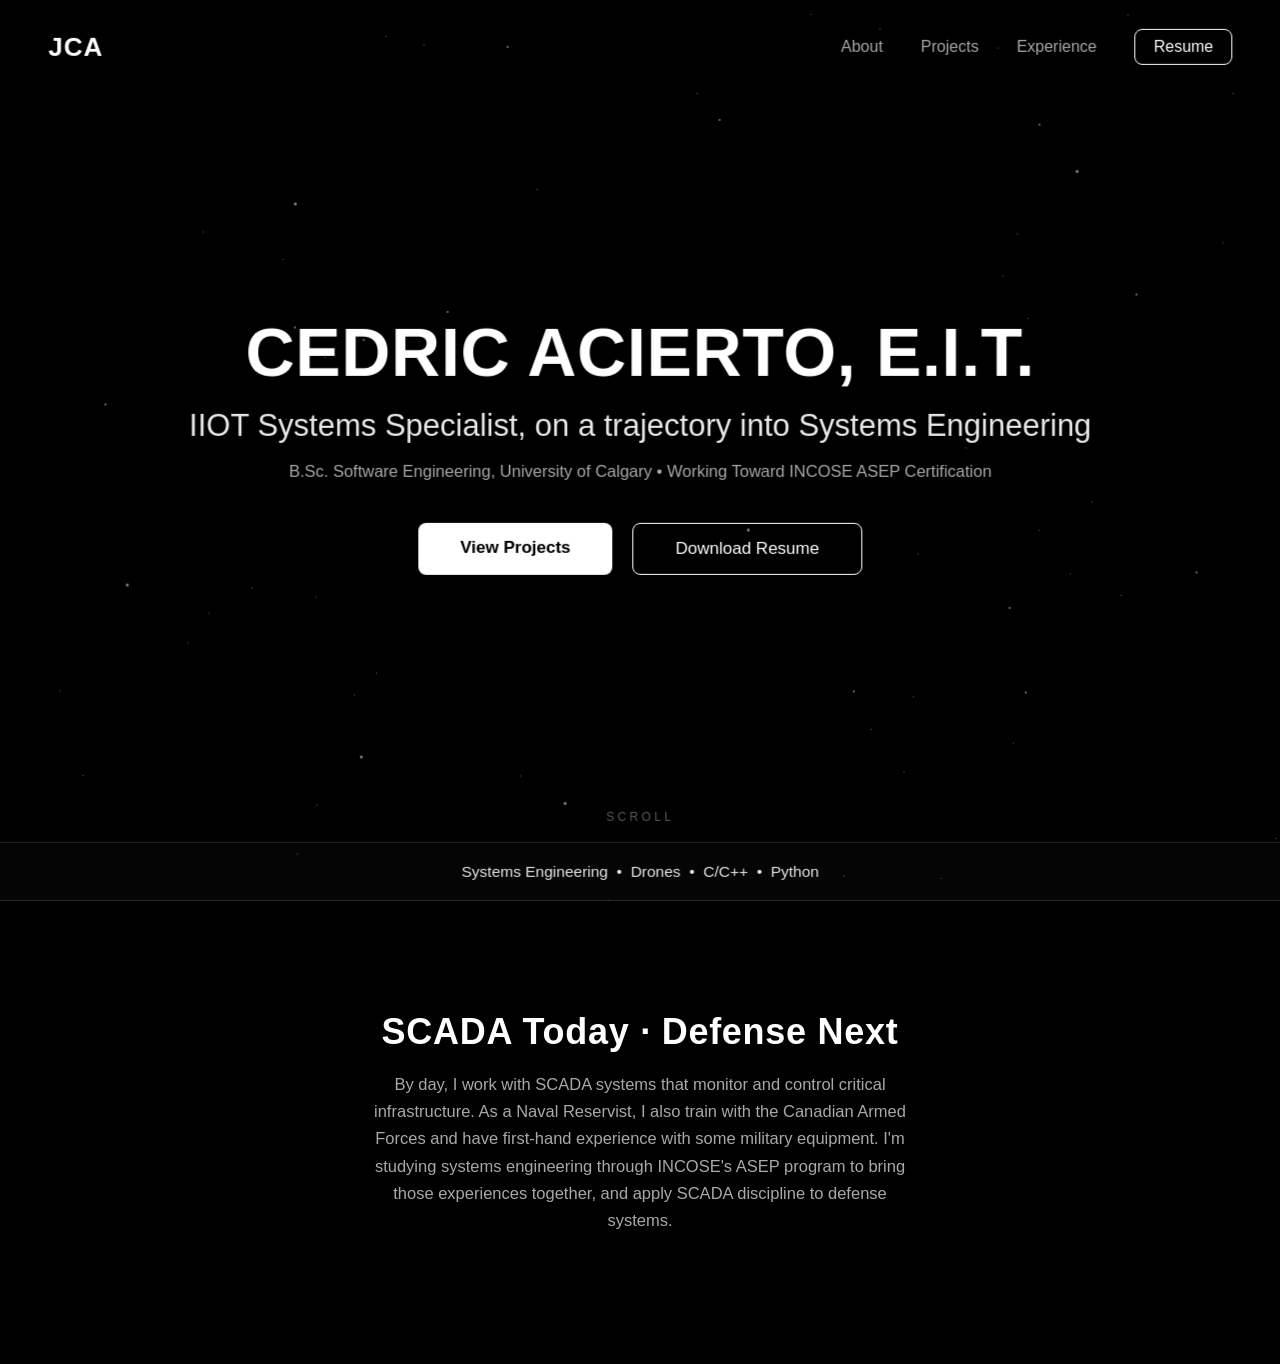
<file: index.html>
<!DOCTYPE html>
<html lang="en">
<head>
<meta charset="UTF-8">
<meta name="viewport" content="width=device-width, initial-scale=1.0">
<title>Cedric Acierto, E.I.T. — IIOT Systems Specialist, on a trajectory into Systems Engineering</title>
<link rel="stylesheet" href="style.css">
</head>
<body>

  <section class="stage" id="stage">
    <!-- Parallax layers, back to front -->
    <div class="layer layer-specks3" data-depth="5"></div>
    <div class="layer layer-specks" data-depth="11"></div>
    <div class="layer layer-specks2" data-depth="14"></div>
    <!-- Foreground content moves slightly against the layers -->
    <div class="content" id="content" data-depth="-8">
      <nav>
        <a class="logo" href="#">JCA</a>
        <div class="nav-links">
          <a href="#about">About</a>
          <a href="projects.html">Projects</a>
          <a href="experience.html">Experience</a>
          <a class="resume-btn" href="Resume_CedricAcierto.pdf" download>Resume</a>
        </div>
        <button class="burger" aria-label="Menu" aria-expanded="false">&#9776;</button>
      </nav>

      <div class="hero">
        <h1>CEDRIC ACIERTO, E.I.T.</h1>
        <div class="sub">IIOT Systems Specialist, on a trajectory into Systems Engineering</div>
        <div class="cred">B.Sc. Software Engineering, University of Calgary &bull; Working Toward INCOSE ASEP Certification</div>
        <div class="buttons">
          <a class="btn btn-fill" href="projects.html">View Projects</a>
          <a class="btn btn-line" href="Resume_CedricAcierto.pdf" download>Download Resume</a>
        </div>
      </div>

      <div class="scroll-hint">Scroll</div>
      <div class="strip">Systems Engineering &nbsp;&bull;&nbsp; Drones &nbsp;&bull;&nbsp; C/C++ &nbsp;&bull;&nbsp; Python</div>
    </div>
  </section>

  <section class="panel" id="about">
    <h2>SCADA Today &middot; Defense Next</h2>
    <p>By day, I work with SCADA systems that monitor and control critical infrastructure. 
      As a Naval Reservist, I also train with the Canadian Armed Forces and have first-hand experience with some military equipment. 
      I'm studying systems engineering through INCOSE's ASEP program to bring those experiences together, and apply SCADA discipline to defense systems.</p>
  </section>

<script src="script.js"></script>
</body>
</html>
</file>
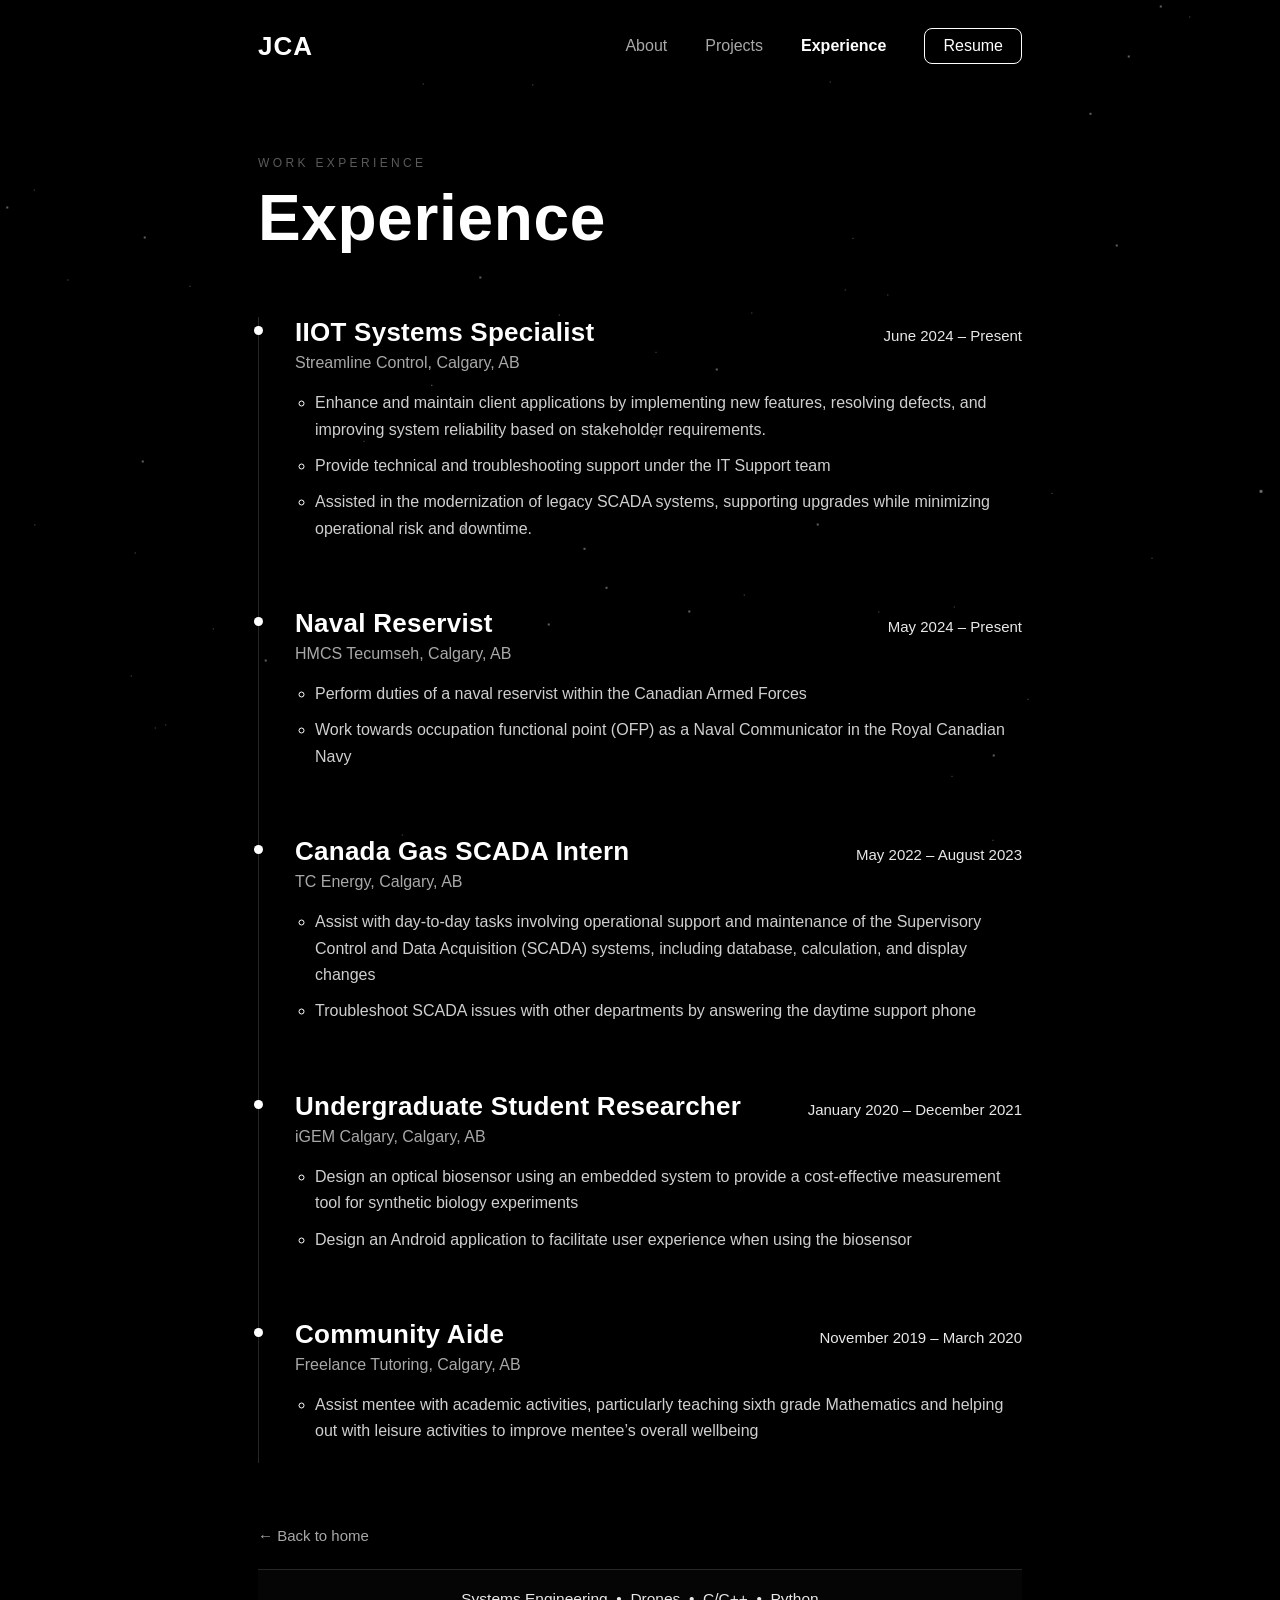
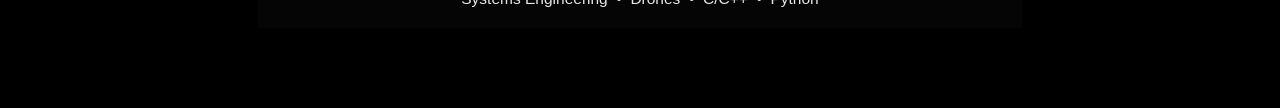
<file: experience.html>
<!DOCTYPE html>
<html lang="en">
<head>
<meta charset="UTF-8">
<meta name="viewport" content="width=device-width, initial-scale=1.0">
<title>Experience — Cedric Acierto, E.I.T.</title>
<link rel="stylesheet" href="style.css">
</head>
<body>

  <!-- Same twinkling-star background as the landing page (fixed, behind the content) -->
  <div class="starfield" aria-hidden="true">
    <div class="layer layer-specks3" data-depth="5"></div>
    <div class="layer layer-specks" data-depth="11"></div>
    <div class="layer layer-specks2" data-depth="14"></div>
  </div>

  <div class="page-wrap">
    <nav>
      <a class="logo" href="index.html">JCA</a>
      <div class="nav-links">
        <a href="index.html#about">About</a>
        <a href="projects.html">Projects</a>
        <a href="experience.html" class="nav-active" aria-current="page">Experience</a>
        <a class="resume-btn" href="Resume_CedricAcierto.pdf" download>Resume</a>
      </div>
      <button class="burger" aria-label="Menu" aria-expanded="false">&#9776;</button>
    </nav>

    <header class="page-header">
      <p class="eyebrow">Work Experience</p>
      <h1>Experience</h1>
    </header>

    <ol class="timeline">
      <li class="role">
        <div class="role-head">
          <div>
            <h2 class="role-title">IIOT Systems Specialist</h2>
            <p class="role-org">Streamline Control, Calgary, AB</p>
          </div>
          <p class="role-date">June 2024 – Present</p>
        </div>
        <ul class="role-bullets">
          <li>Enhance and maintain client applications by implementing new features, resolving defects, and improving system reliability based on stakeholder requirements.</li>
          <li>Provide technical and troubleshooting support under the IT Support team</li>
          <li>Assisted in the modernization of legacy SCADA systems, supporting upgrades while minimizing operational risk and downtime.</li>
        </ul>
      </li>

      <li class="role">
        <div class="role-head">
          <div>
            <h2 class="role-title">Naval Reservist</h2>
            <p class="role-org">HMCS Tecumseh, Calgary, AB</p>
          </div>
          <p class="role-date">May 2024 – Present</p>
        </div>
        <ul class="role-bullets">
          <li>Perform duties of a naval reservist within the Canadian Armed Forces</li>
          <li>Work towards occupation functional point (OFP) as a Naval Communicator in the Royal Canadian Navy</li>
        </ul>
      </li>

      <li class="role">
        <div class="role-head">
          <div>
            <h2 class="role-title">Canada Gas SCADA Intern</h2>
            <p class="role-org">TC Energy, Calgary, AB</p>
          </div>
          <p class="role-date">May 2022 – August 2023</p>
        </div>
        <ul class="role-bullets">
          <li>Assist with day-to-day tasks involving operational support and maintenance of the Supervisory Control and Data Acquisition (SCADA) systems, including database, calculation, and display changes</li>
          <li>Troubleshoot SCADA issues with other departments by answering the daytime support phone</li>
        </ul>
      </li>

      <li class="role">
        <div class="role-head">
          <div>
            <h2 class="role-title">Undergraduate Student Researcher</h2>
            <p class="role-org">iGEM Calgary, Calgary, AB</p>
          </div>
          <p class="role-date">January 2020 – December 2021</p>
        </div>
        <ul class="role-bullets">
          <li>Design an optical biosensor using an embedded system to provide a cost-effective measurement tool for synthetic biology experiments</li>
          <li>Design an Android application to facilitate user experience when using the biosensor</li>
        </ul>
      </li>

      <li class="role">
        <div class="role-head">
          <div>
            <h2 class="role-title">Community Aide</h2>
            <p class="role-org">Freelance Tutoring, Calgary, AB</p>
          </div>
          <p class="role-date">November 2019 – March 2020</p>
        </div>
        <ul class="role-bullets">
          <li>Assist mentee with academic activities, particularly teaching sixth grade Mathematics and helping out with leisure activities to improve mentee’s overall wellbeing</li>
        </ul>
      </li>
    </ol>

    <footer class="exp-footer">
      <a class="back-link" href="index.html">&larr; Back to home</a>
    </footer>
    <div class="strip">Systems Engineering &nbsp;&bull;&nbsp; Drones &nbsp;&bull;&nbsp; C/C++ &nbsp;&bull;&nbsp; Python</div>
  </div>

<script src="script.js"></script>
</body>
</html>
</file>
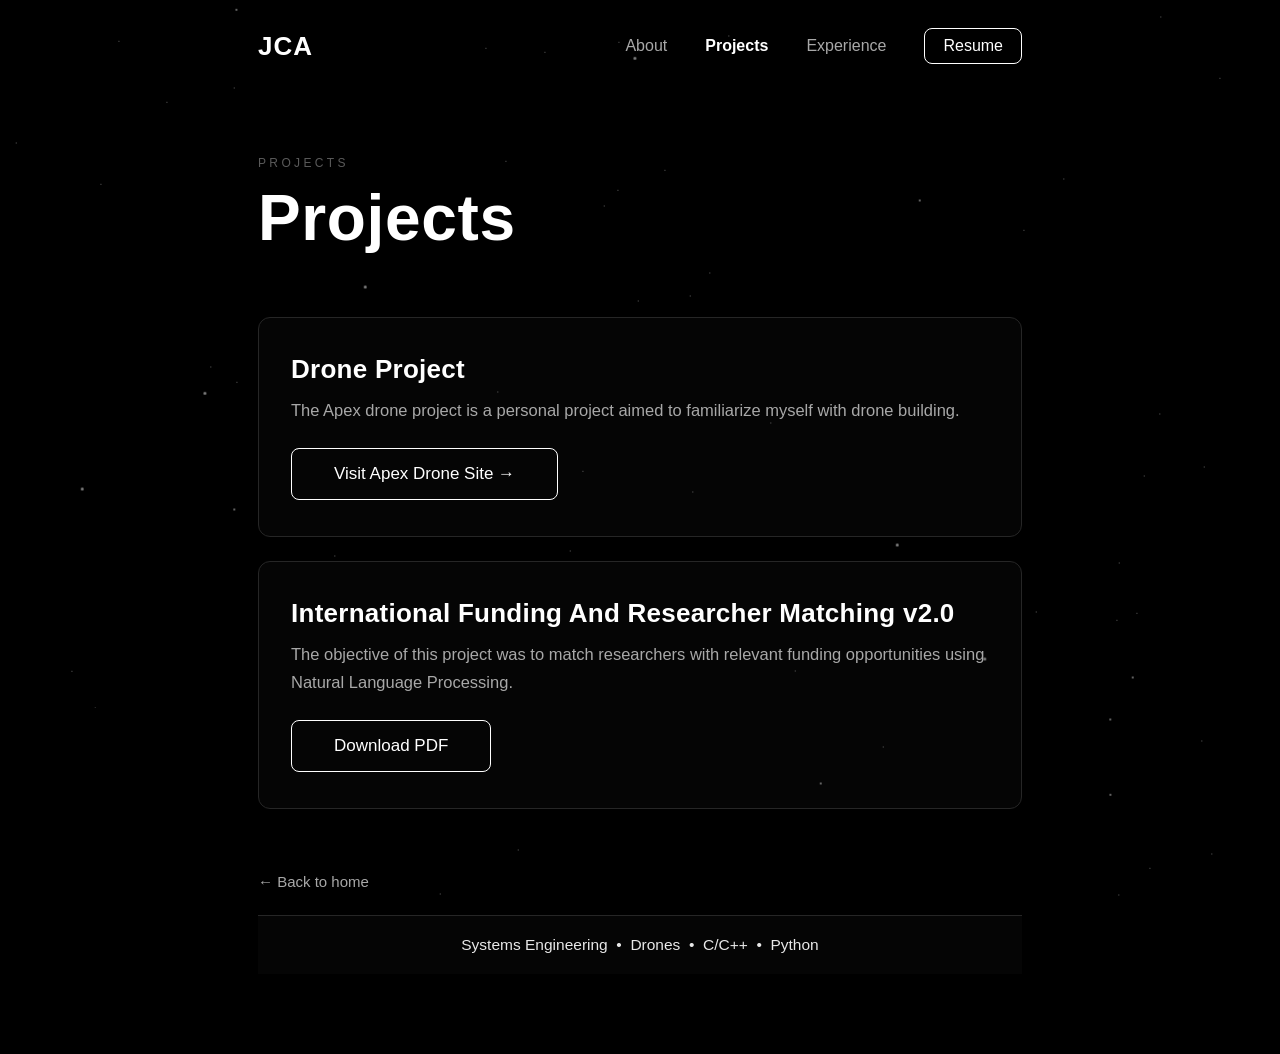
<file: projects.html>
<!DOCTYPE html>
<html lang="en">
<head>
<meta charset="UTF-8">
<meta name="viewport" content="width=device-width, initial-scale=1.0">
<title>Projects — Cedric Acierto, E.I.T.</title>
<link rel="stylesheet" href="style.css">
</head>
<body>

  <!-- Same twinkling-star background as the landing page (fixed, behind the content) -->
  <div class="starfield" aria-hidden="true">
    <div class="layer layer-specks3" data-depth="5"></div>
    <div class="layer layer-specks" data-depth="11"></div>
    <div class="layer layer-specks2" data-depth="14"></div>
  </div>

  <div class="page-wrap">
    <nav>
      <a class="logo" href="index.html">JCA</a>
      <div class="nav-links">
        <a href="index.html#about">About</a>
        <a href="projects.html" class="nav-active" aria-current="page">Projects</a>
        <a href="experience.html">Experience</a>
        <a class="resume-btn" href="Resume_CedricAcierto.pdf" download>Resume</a>
      </div>
      <button class="burger" aria-label="Menu" aria-expanded="false">&#9776;</button>
    </nav>

    <header class="page-header">
      <p class="eyebrow">Projects</p>
      <h1>Projects</h1>
    </header>

    <section class="placeholder">
      <h2 class="placeholder-title">Drone Project</h2>
      <p class="placeholder-text">The Apex drone project is a personal project aimed to familiarize myself with drone building.</p>
      <a class="btn btn-line" href="https://jcacierto.github.io/Apex/index.html" target="_blank" rel="noopener">Visit Apex Drone Site &rarr;</a>
    </section>

    <section class="placeholder">
      <h2 class="placeholder-title">International Funding And Researcher Matching v2.0</h2>
      <p class="placeholder-text">The objective of this project was to match researchers with relevant funding opportunities using Natural Language Processing.</p>
      <a class="btn btn-line" href="IFARM_Information.pdf" download>Download PDF</a>
    </section>

    <footer class="exp-footer">
      <a class="back-link" href="index.html">&larr; Back to home</a>
    </footer>
    <div class="strip">Systems Engineering &nbsp;&bull;&nbsp; Drones &nbsp;&bull;&nbsp; C/C++ &nbsp;&bull;&nbsp; Python</div>
  </div>

<script src="script.js"></script>
</body>
</html>
</file>
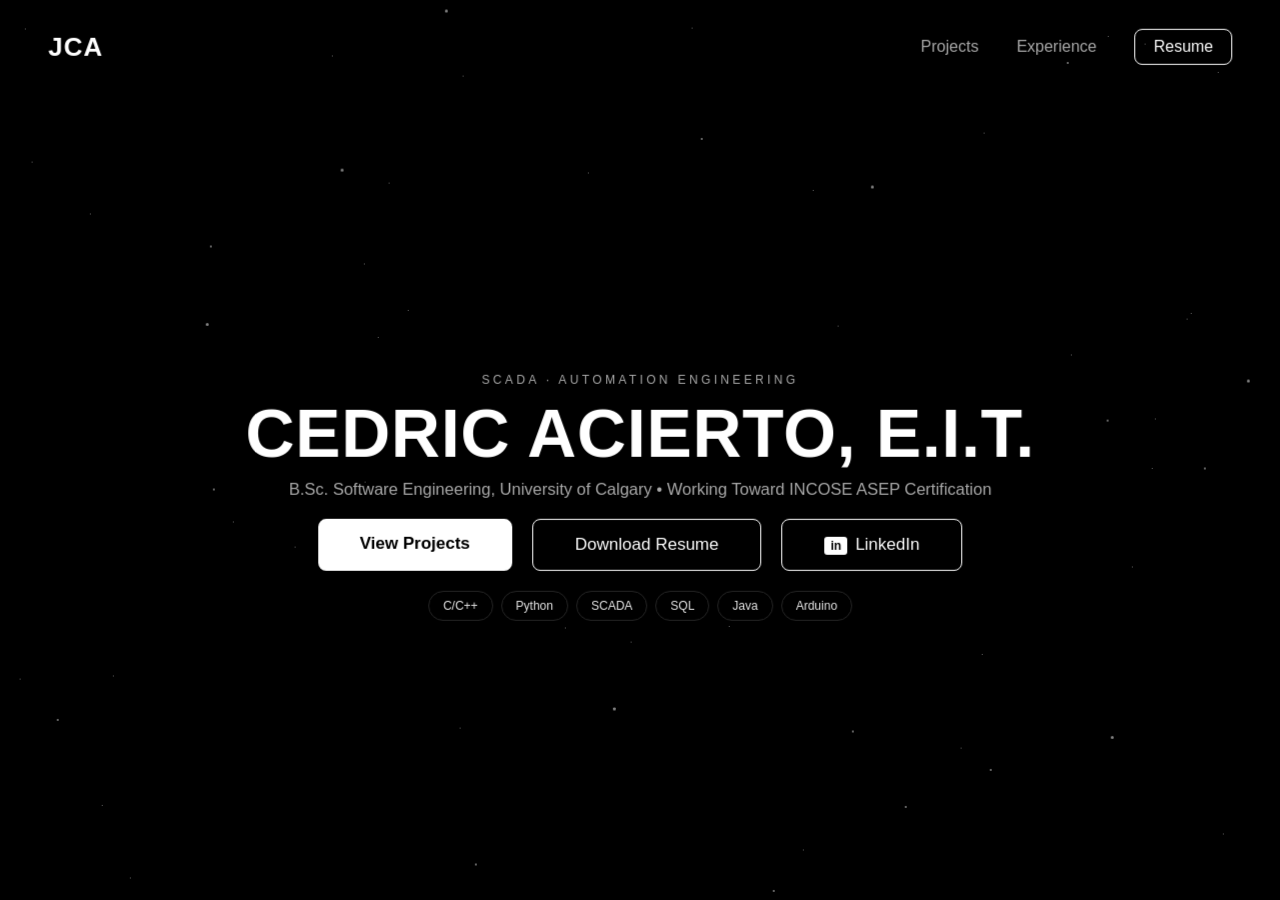
<file: scada.html>
<!DOCTYPE html>
<html lang="en">
<head>
<meta charset="UTF-8">
<meta name="viewport" content="width=device-width, initial-scale=1.0">
<title>Cedric Acierto, E.I.T. — SCADA &amp; Systems Engineering</title>
<link rel="stylesheet" href="style.css">
<style>
  /* SCADA landing page, in the same stars theme as the main landing page:
     black, white, grey, Helvetica, twinkling stars — no new accent colour. */
  .scada-eyebrow { margin-top:0; font-size:12px; letter-spacing:.28em; text-transform:uppercase; color:#a8a8a8; }
  .hero h1 { margin:10px 0 0; }
  .hero .cred { margin-top:10px; }
  .hero .buttons { margin-top:20px; }
  .li-in { background:#fff; color:#000; font-weight:800; padding:2px 6px; border-radius:3px; font-size:12px; margin-right:8px; }
  .skills-row { display:flex; gap:8px; justify-content:center; flex-wrap:wrap; margin-top:20px; }
  .skill-pill { border:1px solid #262626; border-radius:999px; padding:7px 14px; font-size:12px; color:#e8e8e8; }
</style>
</head>
<body>

  <section class="stage" id="stage">
    <!-- Same twinkling-star background as the main landing page -->
    <div class="layer layer-specks3" data-depth="5"></div>
    <div class="layer layer-specks" data-depth="11"></div>
    <div class="layer layer-specks2" data-depth="14"></div>
    <!-- Foreground content moves slightly against the layers -->
    <div class="content" id="content" data-depth="-8">
      <nav>
        <a class="logo" href="#">JCA</a>
        <div class="nav-links">
          <a href="projects.html">Projects</a>
          <a href="experience.html">Experience</a>
          <a class="resume-btn" href="Resume_CedricAcierto.pdf" download>Resume</a>
        </div>
        <button class="burger" aria-label="Menu" aria-expanded="false">&#9776;</button>
      </nav>

      <div class="hero">
        <p class="scada-eyebrow">SCADA &middot; Automation Engineering</p>
        <h1>CEDRIC ACIERTO, E.I.T.</h1>
        <div class="cred">B.Sc. Software Engineering, University of Calgary &bull; Working Toward INCOSE ASEP Certification</div>
        <div class="buttons">
          <a class="btn btn-fill" href="projects.html">View Projects</a>
          <a class="btn btn-line" href="Resume_CedricAcierto.pdf" download>Download Resume</a>
          <a class="btn btn-line" href="https://www.linkedin.com/in/jcacierto" target="_blank" rel="noopener"><span class="li-in">in</span>LinkedIn</a>
        </div>
        <div class="skills-row">
          <span class="skill-pill">C/C++</span>
          <span class="skill-pill">Python</span>
          <span class="skill-pill">SCADA</span>
          <span class="skill-pill">SQL</span>
          <span class="skill-pill">Java</span>
          <span class="skill-pill">Arduino</span>
        </div>
      </div>

    </div>
  </section>


<script src="script.js"></script>
</body>
</html>
</file>
<file: style.css>
:root { --black:#000; --white:#fff; --grey:#a8a8a8; --dim:#5a5a5a; --line:#262626; }
  * { margin:0; padding:0; box-sizing:border-box; }
  html { scroll-behavior:smooth; }
  body { background:var(--black); color:var(--white); font-family:Helvetica, Arial, sans-serif; overflow-x:hidden; }

  /* ---------- Parallax stage ---------- */
  .stage { position:relative; height:100vh; min-height:620px; overflow:hidden; }
  .layer { position:absolute; inset:-6%; will-change:transform; pointer-events:none; }

  /* Starfield: three parallax layers of individual stars, generated by the
     script at the bottom (76 stars total). NO constellation lines, shapes,
     or labels. Each star twinkles on its OWN slow timer — random duration
     and a negative delay so they're never in sync — fading gently between
     dim and soft-bright. Subtle on purpose (Cedric, 2026-10-22): this
     replaced an earlier whole-layer opacity pulse that read as one big
     fade rather than a twinkle. */
  .star { position:absolute; background:#fff; border-radius:50%; opacity:.5;
          animation:starTwinkle ease-in-out infinite alternate; }
  @keyframes starTwinkle { from { opacity:.16; } to { opacity:.85; } }


  /* ---------- Content ---------- */
  .content { position:relative; z-index:5; height:100%; display:flex; flex-direction:column; will-change:transform; }
  nav { display:flex; justify-content:space-between; align-items:center; padding:28px 48px; }
  .logo { font-weight:700; font-size:26px; letter-spacing:.04em; color:#fff; text-decoration:none; }
  .nav-links { display:flex; gap:38px; align-items:center; }
  .nav-links a { color:var(--grey); text-decoration:none; font-size:16px; }
  .nav-links a:hover { color:#fff; }
  .resume-btn { border:1px solid #fff; border-radius:8px; padding:8px 18px; color:#fff !important; }
  .burger { display:none; background:none; border:0; color:#fff; font-size:26px; cursor:pointer; }

  .hero { flex:1; display:flex; flex-direction:column; justify-content:center; align-items:center; text-align:center; padding:0 24px; }
  h1 { font-size:clamp(34px, 6.2vw, 68px); font-weight:700; letter-spacing:.01em; line-height:1.08; }
  .sub { margin-top:18px; font-size:clamp(19px, 3vw, 31px); color:#e8e8e8; font-weight:500; }
  .cred { margin-top:18px; font-size:clamp(13px, 1.6vw, 16.5px); color:var(--grey); }
  .buttons { margin-top:42px; display:flex; gap:20px; flex-wrap:wrap; justify-content:center; }
  .btn { font-size:17px; text-decoration:none; border-radius:8px; padding:15px 42px; }
  .btn-fill { background:#fff; color:#000; font-weight:600; }
  .btn-line { border:1px solid #fff; color:#fff; }
  .btn-line:hover { background:#fff; color:#000; }

  .strip { border-top:1px solid var(--line); padding:20px 16px; text-align:center; color:#e8e8e8; font-size:15.5px; background:rgba(255,255,255,.02); }
  .scroll-hint { text-align:center; color:var(--dim); font-size:12px; letter-spacing:.28em; padding:12px 0 18px; text-transform:uppercase; }

  /* Second panel so scroll-parallax is visible */
  .panel { position:relative; padding:110px 24px 130px; text-align:center; border-top:1px solid var(--line); background:#000; }
  .panel h2 { font-size:clamp(24px, 3.4vw, 36px); font-weight:600; letter-spacing:.02em; }
  .panel p { margin:18px auto 0; max-width:560px; color:var(--grey); line-height:1.65; font-size:16.5px; }

  @media (max-width:640px) {
    nav { padding:22px; position:relative; }
    /* Nav links live in a dropdown below the header until the burger
       button toggles .open on .nav-links (see script.js). The burger
       sits outside .nav-links in the markup so it stays in the header. */
    .nav-links { display:none; position:absolute; top:100%; left:0; right:0; z-index:20;
                 flex-direction:column; align-items:stretch; gap:0;
                 background:#000; border-bottom:1px solid var(--line); padding:8px 22px 20px; }
    .nav-links.open { display:flex; }
    .nav-links a { display:block; padding:14px 0; font-size:17px; border-top:1px solid var(--line); }
    .nav-links a:first-child { border-top:0; }
    .resume-btn { margin-top:14px; text-align:center; }
    .burger { display:block; }
    .buttons { flex-direction:column; width:min(340px, 88vw); }
    .btn { text-align:center; }
    .stage { min-height:600px; }
  }
  @media (prefers-reduced-motion: reduce) {
    html { scroll-behavior:auto; }
    .layer, .content { transform:none !important; }
    .star { animation:none; }
  }

  /* ---------- Experience page (experience.html only) ---------- */
  /* Fixed starfield behind a scrolling page; same three twinkling layers. */
  .starfield { position:fixed; inset:0; z-index:0; overflow:hidden; pointer-events:none; }
  .page-wrap { position:relative; z-index:5; max-width:860px; margin:0 auto; padding:0 48px 80px; }
  .page-wrap > nav { padding-left:0; padding-right:0; }
  .page-header { padding:64px 0 8px; }
  .eyebrow { font-size:12px; letter-spacing:.28em; text-transform:uppercase; color:var(--dim); }
  .page-header h1 { font-size:clamp(40px, 6vw, 64px); font-weight:700; letter-spacing:.01em; line-height:1.08; margin-top:14px; }
  /* Vertical timeline: one hairline, one white dot per role. */
  .timeline { list-style:none; margin-top:56px; border-left:1px solid var(--line); }
  .role { position:relative; padding:0 0 56px 36px; }
  .role::before { content:""; position:absolute; left:-5px; top:9px; width:9px; height:9px; background:#fff; border-radius:50%; }
  .role:last-child { padding-bottom:8px; }
  .role-head { display:flex; justify-content:space-between; gap:24px; align-items:baseline; flex-wrap:wrap; }
  .role-title { font-size:clamp(20px, 2.6vw, 26px); font-weight:700; letter-spacing:.01em; }
  .role-org { margin-top:6px; color:var(--grey); font-size:16px; }
  .role-date { color:#e8e8e8; font-size:15px; white-space:nowrap; }
  .role-bullets { margin:18px 0 0; padding-left:20px; color:#cfcfcf; line-height:1.65; font-size:16px; }
  .role-bullets li { margin-bottom:10px; }
  .role-bullets li::marker { color:#fff; }
  .nav-active { color:#fff !important; font-weight:600; }
  .exp-footer { margin-top:64px; }
  .back-link { color:var(--grey); text-decoration:none; font-size:15px; }
  .back-link:hover { color:#fff; }
  .page-wrap .strip { margin-top:24px; }

  @media (max-width:640px) {
    .page-wrap { padding:0 22px 64px; }
    .role { padding-left:28px; padding-bottom:44px; }
    .role-date { white-space:normal; }
  }

  /* ---------- Projects page (projects.html only) ---------- */
  .placeholder { margin-top:56px; border:1px solid var(--line); border-radius:12px; padding:36px 32px; background:rgba(255,255,255,.02); }
  .placeholder-title { font-size:clamp(20px, 2.6vw, 26px); font-weight:700; letter-spacing:.01em; }
  .placeholder-text { margin-top:12px; color:var(--grey); line-height:1.65; font-size:16.5px; }

  @media (max-width:640px) {
    .placeholder { padding:28px 24px; }
  }

  /* Placeholder card spacing (Projects page): second card sits closer
     to the first, and a download button inside a card gets breathing room. */
  .placeholder + .placeholder { margin-top:24px; }
  .placeholder .btn { display:inline-block; margin-top:24px; }
</file>
